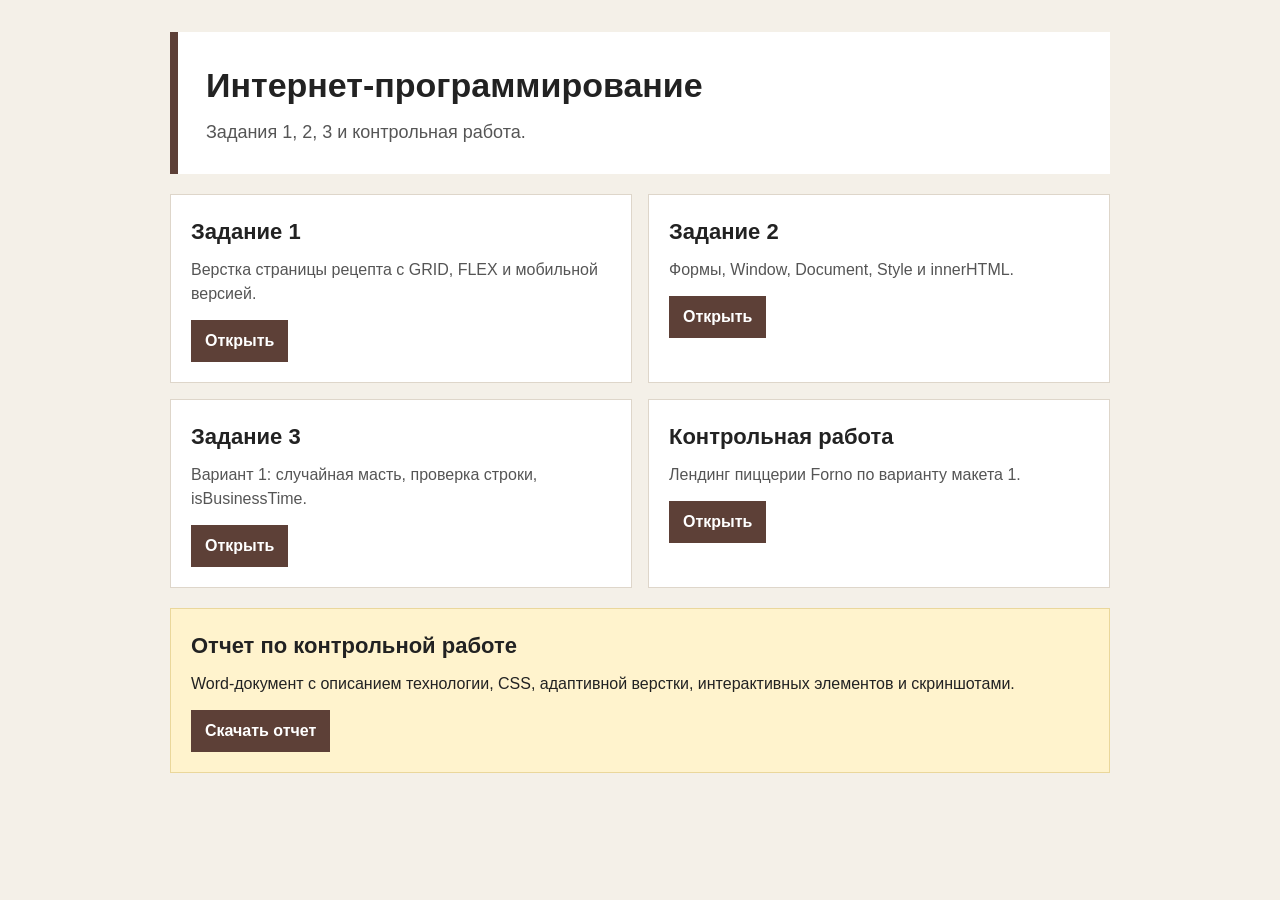
<file: index.html>
<!DOCTYPE html>
<html lang="ru">
<head>
  <meta charset="UTF-8">
  <meta http-equiv="refresh" content="0; url=internet-programming/index.html">
  <title>Интернет-программирование</title>
</head>
<body></body>
</html>
</file>
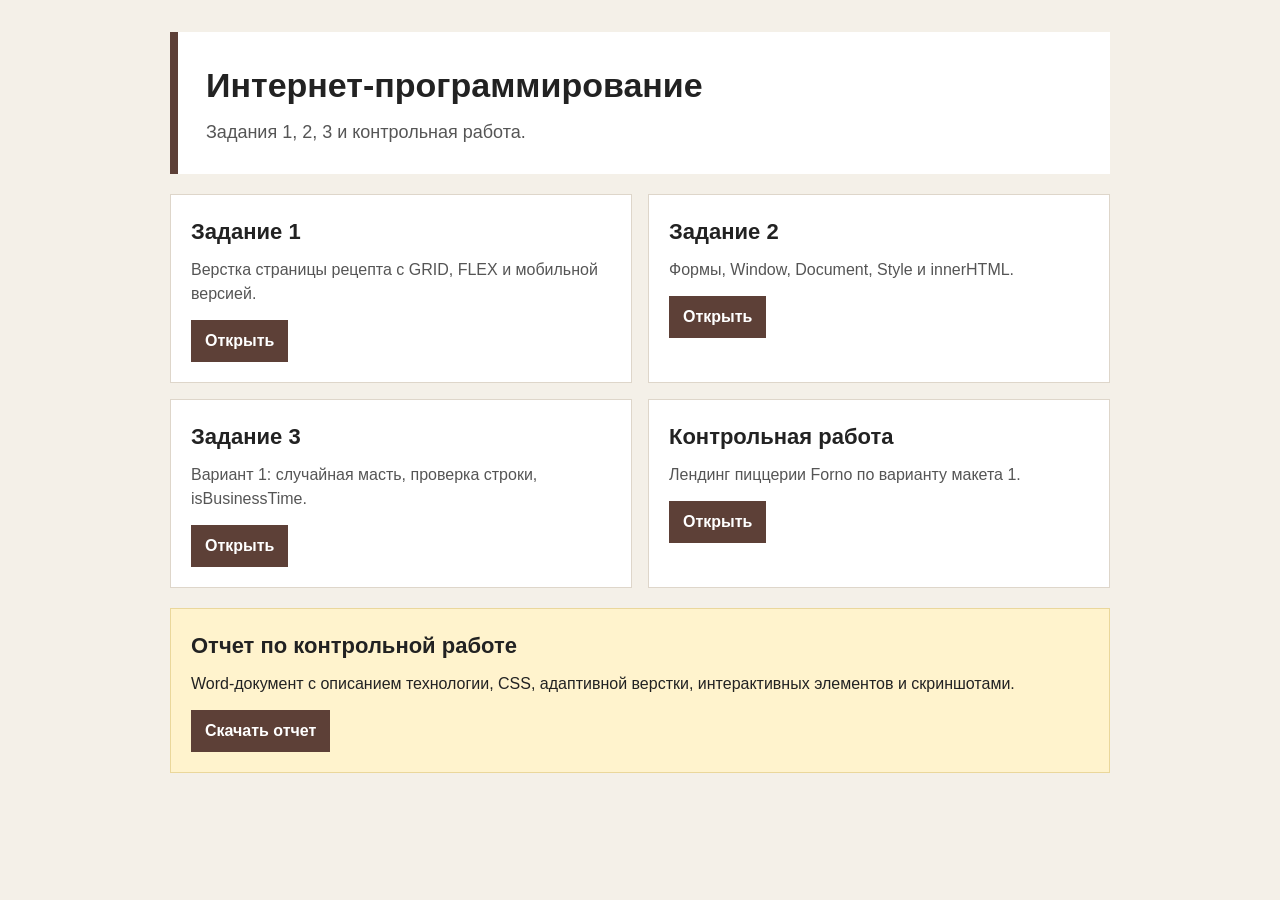
<file: internet-programming/index.html>
<!DOCTYPE html>
<html lang="ru">
<head>
  <meta charset="UTF-8">
  <meta name="viewport" content="width=device-width, initial-scale=1">
  <title>Интернет-программирование</title>
  <style>
    * {
      box-sizing: border-box;
      margin: 0;
      padding: 0;
    }

    body {
      font-family: Arial, sans-serif;
      color: #222;
      background: #f4f0e8;
      line-height: 1.5;
    }

    .page {
      max-width: 980px;
      margin: 0 auto;
      padding: 32px 20px;
    }

    .header {
      background: white;
      padding: 28px;
      margin-bottom: 20px;
      border-left: 8px solid #5d4037;
    }

    .header h1 {
      font-size: 34px;
      margin-bottom: 8px;
    }

    .header p {
      font-size: 18px;
      color: #555;
    }

    .links {
      display: grid;
      grid-template-columns: repeat(2, 1fr);
      gap: 16px;
      margin-bottom: 20px;
    }

    .card {
      background: white;
      padding: 20px;
      border: 1px solid #ded6ca;
    }

    .card h2 {
      font-size: 22px;
      margin-bottom: 10px;
    }

    .card p {
      margin-bottom: 14px;
      color: #555;
    }

    .card a,
    .report a {
      display: inline-block;
      background: #5d4037;
      color: white;
      padding: 9px 14px;
      text-decoration: none;
      font-weight: bold;
    }

    .card a:hover,
    .report a:hover {
      background: #3f2a23;
    }

    .report {
      background: #fff3cd;
      padding: 20px;
      border: 1px solid #ead79b;
    }

    .report h2 {
      font-size: 22px;
      margin-bottom: 10px;
    }

    .report p {
      margin-bottom: 14px;
    }

    @media (max-width: 700px) {
      .links {
        grid-template-columns: 1fr;
      }

      .header h1 {
        font-size: 28px;
      }
    }
  </style>
</head>
<body>

  <main class="page">
    <section class="header">
      <h1>Интернет-программирование</h1>
      <p>Задания 1, 2, 3 и контрольная работа.</p>
    </section>

    <section class="links">
      <div class="card">
        <h2>Задание 1</h2>
        <p>Верстка страницы рецепта с GRID, FLEX и мобильной версией.</p>
        <a href="task%201/index.html">Открыть</a>
      </div>

      <div class="card">
        <h2>Задание 2</h2>
        <p>Формы, Window, Document, Style и innerHTML.</p>
        <a href="task%202/index.html">Открыть</a>
      </div>

      <div class="card">
        <h2>Задание 3</h2>
        <p>Вариант 1: случайная масть, проверка строки, isBusinessTime.</p>
        <a href="task%203/index.html">Открыть</a>
      </div>

      <div class="card">
        <h2>Контрольная работа</h2>
        <p>Лендинг пиццерии Forno по варианту макета 1.</p>
        <a href="cr/index.html">Открыть</a>
      </div>
    </section>

    <section class="report">
      <h2>Отчет по контрольной работе</h2>
      <p>Word-документ с описанием технологии, CSS, адаптивной верстки, интерактивных элементов и скриншотами.</p>
      <a href="cr/%D0%9E%D1%82%D1%87%D0%B5%D1%82%20%D0%BF%D0%BE%20%D0%BA%D0%BE%D0%BD%D1%82%D1%80%D0%BE%D0%BB%D1%8C%D0%BD%D0%BE%D0%B9%20%D1%80%D0%B0%D0%B1%D0%BE%D1%82%D0%B5.docx">Скачать отчет</a>
    </section>
  </main>

</body>
</html>
</file>
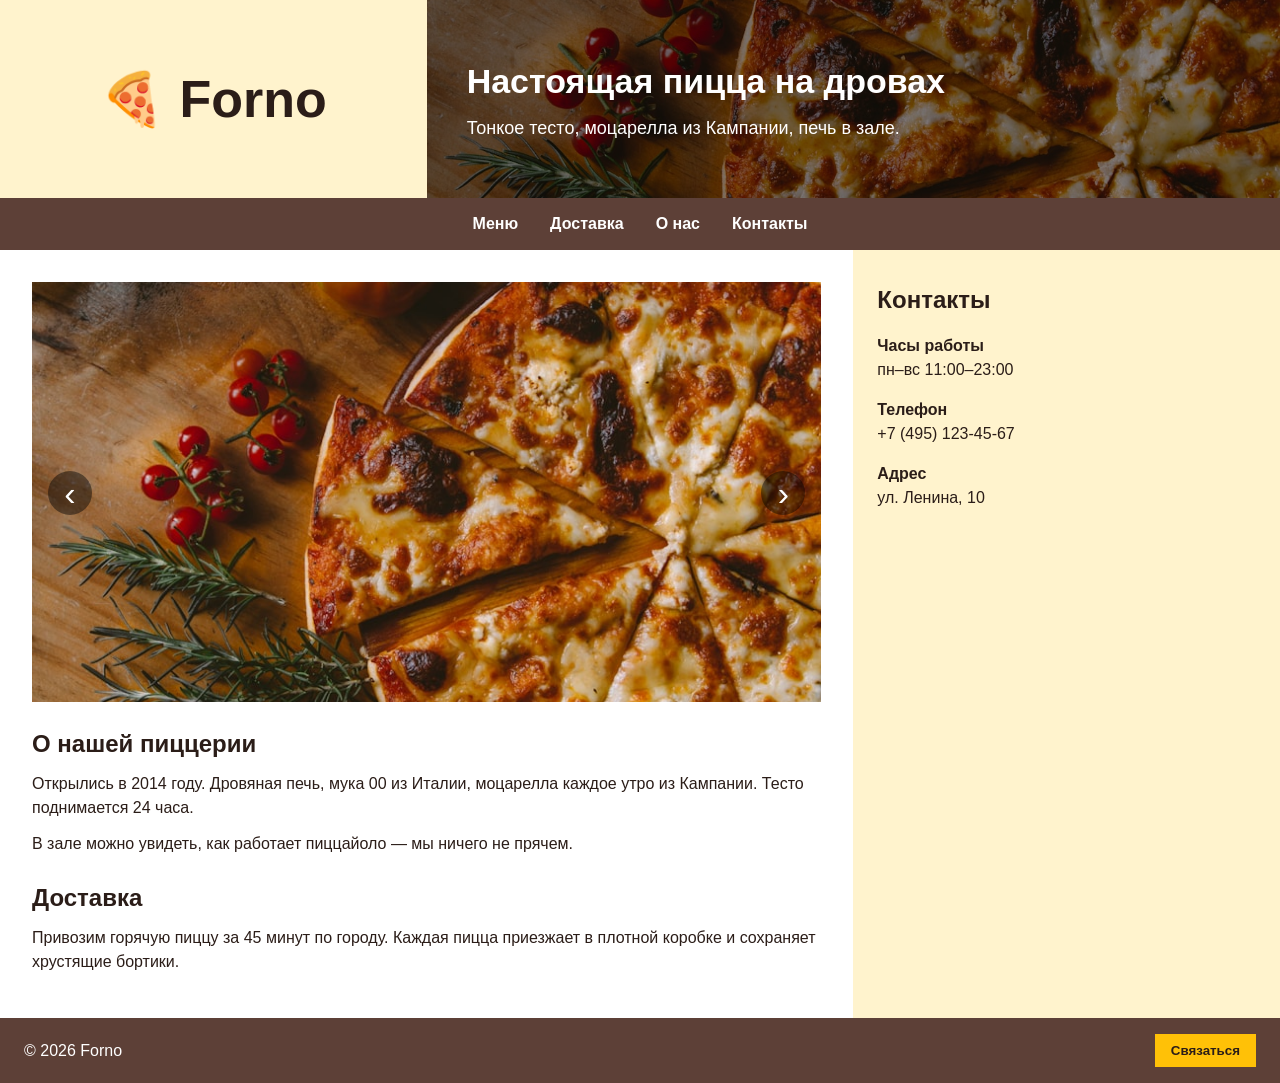
<file: internet-programming/cr/index.html>
<!DOCTYPE html>
<html lang="ru">
<head>
  <meta charset="UTF-8">
  <meta name="viewport" content="width=device-width, initial-scale=1">
  <title>Forno — пицца на дровах</title>
  <link rel="stylesheet" href="css/style.css">
</head>
<body>

  <div class="page">
    <div class="top-row">
      <div class="logo-block">
        <h1>🍕 Forno</h1>
      </div>
      <div class="hero-block">
        <h2>Настоящая пицца на дровах</h2>
        <p>Тонкое тесто, моцарелла из Кампании, печь в зале.</p>
      </div>
    </div>

    <nav class="menu-block">
      <a href="#menu">Меню</a>
      <a href="#delivery">Доставка</a>
      <a href="#about">О нас</a>
      <a href="#contacts">Контакты</a>
    </nav>

    <div class="middle-row">
      <main class="content-block">
        <div id="menu" class="carousel">
          <img id="carouselImage" src="img/pizza-1.jpg" alt="Маргарита">
          <button class="carousel-prev" type="button" onclick="prevSlide()">‹</button>
          <button class="carousel-next" type="button" onclick="nextSlide()">›</button>
        </div>

        <section id="about">
          <h3>О нашей пиццерии</h3>
          <p>Открылись в 2014 году. Дровяная печь, мука 00 из Италии, моцарелла каждое утро из Кампании. Тесто поднимается 24 часа.</p>
          <p>В зале можно увидеть, как работает пиццайоло — мы ничего не прячем.</p>
        </section>

        <section id="delivery">
          <h3>Доставка</h3>
          <p>Привозим горячую пиццу за 45 минут по городу. Каждая пицца приезжает в плотной коробке и сохраняет хрустящие бортики.</p>
        </section>
      </main>

      <aside id="contacts" class="sidebar-block">
        <h3>Контакты</h3>
        <p><strong>Часы работы</strong><br>пн–вс 11:00–23:00</p>
        <p><strong>Телефон</strong><br>+7 (495) 123-45-67</p>
        <p><strong>Адрес</strong><br>ул. Ленина, 10</p>
      </aside>
    </div>

    <footer class="footer-block">
      <span>© 2026 Forno</span>
      <button type="button" onclick="openModal()">Связаться</button>
    </footer>
  </div>

  <div id="contactModal" class="modal">
    <div class="modal-box">
      <div class="modal-header">
        <h3>Связь с нами</h3>
        <button class="close-button" type="button" onclick="closeModal()">×</button>
      </div>
      <form id="contactForm" onsubmit="sendForm(event)">
        <label>Имя
          <input id="name" type="text">
        </label>
        <label>Email
          <input id="email" type="text" placeholder="name@example.ru">
        </label>
        <label>Сообщение
          <textarea id="msg" rows="4"></textarea>
        </label>
        <p id="formError" class="form-error"></p>
        <button type="submit">Отправить</button>
      </form>
    </div>
  </div>

  <script>
    const slides = [
      'img/pizza-1.jpg',
      'img/pizza-2.jpg',
      'img/pizza-3.jpg',
      'img/pizza-4.jpg',
      'img/pizza-5.jpg'
    ];
    let currentSlide = 0;

    function showSlide() {
      document.getElementById('carouselImage').src = slides[currentSlide];
    }

    function nextSlide() {
      currentSlide = currentSlide + 1;
      if (currentSlide >= slides.length) {
        currentSlide = 0;
      }
      showSlide();
    }

    function prevSlide() {
      currentSlide = currentSlide - 1;
      if (currentSlide < 0) {
        currentSlide = slides.length - 1;
      }
      showSlide();
    }

    function openModal() {
      document.getElementById('contactModal').className = 'modal modal-open';
      document.getElementById('formError').textContent = '';
    }

    function closeModal() {
      document.getElementById('contactModal').className = 'modal';
    }

    function sendForm(event) {
      event.preventDefault();
      const name = document.getElementById('name');
      const email = document.getElementById('email');
      const msg = document.getElementById('msg');
      const error = document.getElementById('formError');
      const emailPattern = /^[A-Za-z0-9._-]+@[A-Za-z0-9._-]+\.[A-Za-z]{2,}$/;

      if (name.value.trim() === '') {
        error.textContent = 'Введите имя';
        name.focus();
        return;
      }

      if (!emailPattern.test(email.value.trim())) {
        error.textContent = 'Введите корректный email вида xxx@xxxxx.xx';
        email.focus();
        return;
      }

      if (msg.value.trim() === '') {
        error.textContent = 'Напишите сообщение';
        msg.focus();
        return;
      }

      alert('Спасибо! Мы свяжемся с вами.');
      document.getElementById('contactForm').reset();
      closeModal();
    }
  </script>

</body>
</html>
</file>
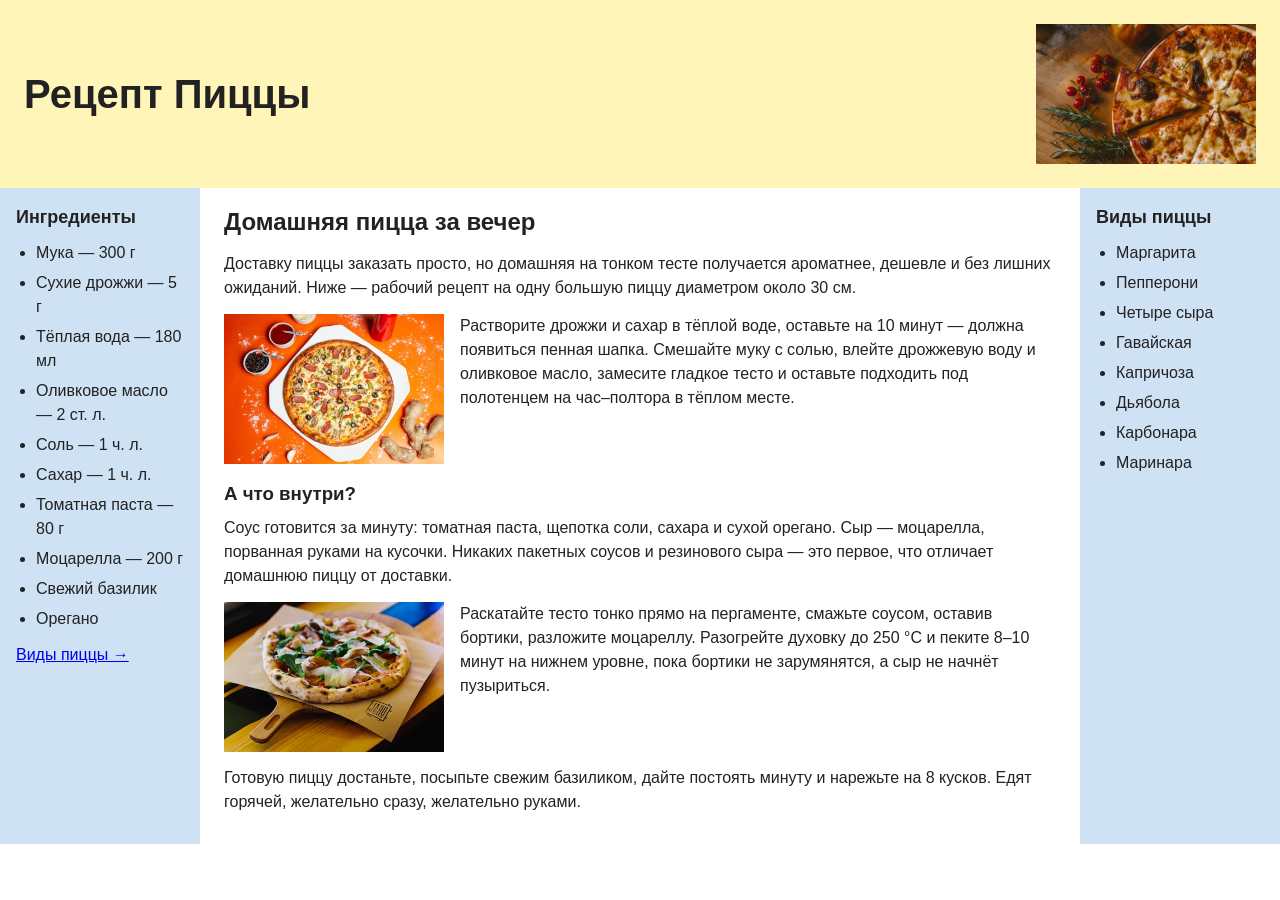
<file: internet-programming/task 1/index.html>
<!DOCTYPE html>
<html lang="ru">
<head>
  <meta charset="UTF-8">
  <meta name="viewport" content="width=device-width, initial-scale=1">
  <title>Рецепт Пиццы</title>
  <link rel="stylesheet" href="css/style.css">
</head>
<body>

  <div class="page">

    <header class="header">
      <h1>Рецепт Пиццы</h1>
      <img class="header-img" src="img/header.jpg" alt="Пицца">
    </header>

    <aside class="sidebar">
      <h2>Ингредиенты</h2>
      <ul>
        <li>Мука — 300 г</li>
        <li>Сухие дрожжи — 5 г</li>
        <li>Тёплая вода — 180 мл</li>
        <li>Оливковое масло — 2 ст. л.</li>
        <li>Соль — 1 ч. л.</li>
        <li>Сахар — 1 ч. л.</li>
        <li>Томатная паста — 80 г</li>
        <li>Моцарелла — 200 г</li>
        <li>Свежий базилик</li>
        <li>Орегано</li>
      </ul>
      <p class="link"><a href="types.html">Виды пиццы →</a></p>
    </aside>

    <main class="article">
      <h2>Домашняя пицца за вечер</h2>

      <p>Доставку пиццы заказать просто, но домашняя на тонком тесте получается ароматнее, дешевле и без лишних ожиданий. Ниже — рабочий рецепт на одну большую пиццу диаметром около 30 см.</p>

      <div class="block">
        <img class="block-img" src="img/pizza-1.jpg" alt="Готовая пицца">
        <p>Растворите дрожжи и сахар в тёплой воде, оставьте на 10 минут — должна появиться пенная шапка. Смешайте муку с солью, влейте дрожжевую воду и оливковое масло, замесите гладкое тесто и оставьте подходить под полотенцем на час–полтора в тёплом месте.</p>
      </div>

      <h3>А что внутри?</h3>
      <p>Соус готовится за минуту: томатная паста, щепотка соли, сахара и сухой орегано. Сыр — моцарелла, порванная руками на кусочки. Никаких пакетных соусов и резинового сыра — это первое, что отличает домашнюю пиццу от доставки.</p>

      <div class="block">
        <img class="block-img" src="img/pizza-2.jpg" alt="Пицца на доске">
        <p>Раскатайте тесто тонко прямо на пергаменте, смажьте соусом, оставив бортики, разложите моцареллу. Разогрейте духовку до 250 °C и пеките 8–10 минут на нижнем уровне, пока бортики не зарумянятся, а сыр не начнёт пузыриться.</p>
      </div>

      <p>Готовую пиццу достаньте, посыпьте свежим базиликом, дайте постоять минуту и нарежьте на 8 кусков. Едят горячей, желательно сразу, желательно руками.</p>
    </main>

    <aside class="sidebar">
      <h2>Виды пиццы</h2>
      <ul>
        <li>Маргарита</li>
        <li>Пепперони</li>
        <li>Четыре сыра</li>
        <li>Гавайская</li>
        <li>Капричоза</li>
        <li>Дьябола</li>
        <li>Карбонара</li>
        <li>Маринара</li>
      </ul>
    </aside>

  </div>

</body>
</html>
</file>
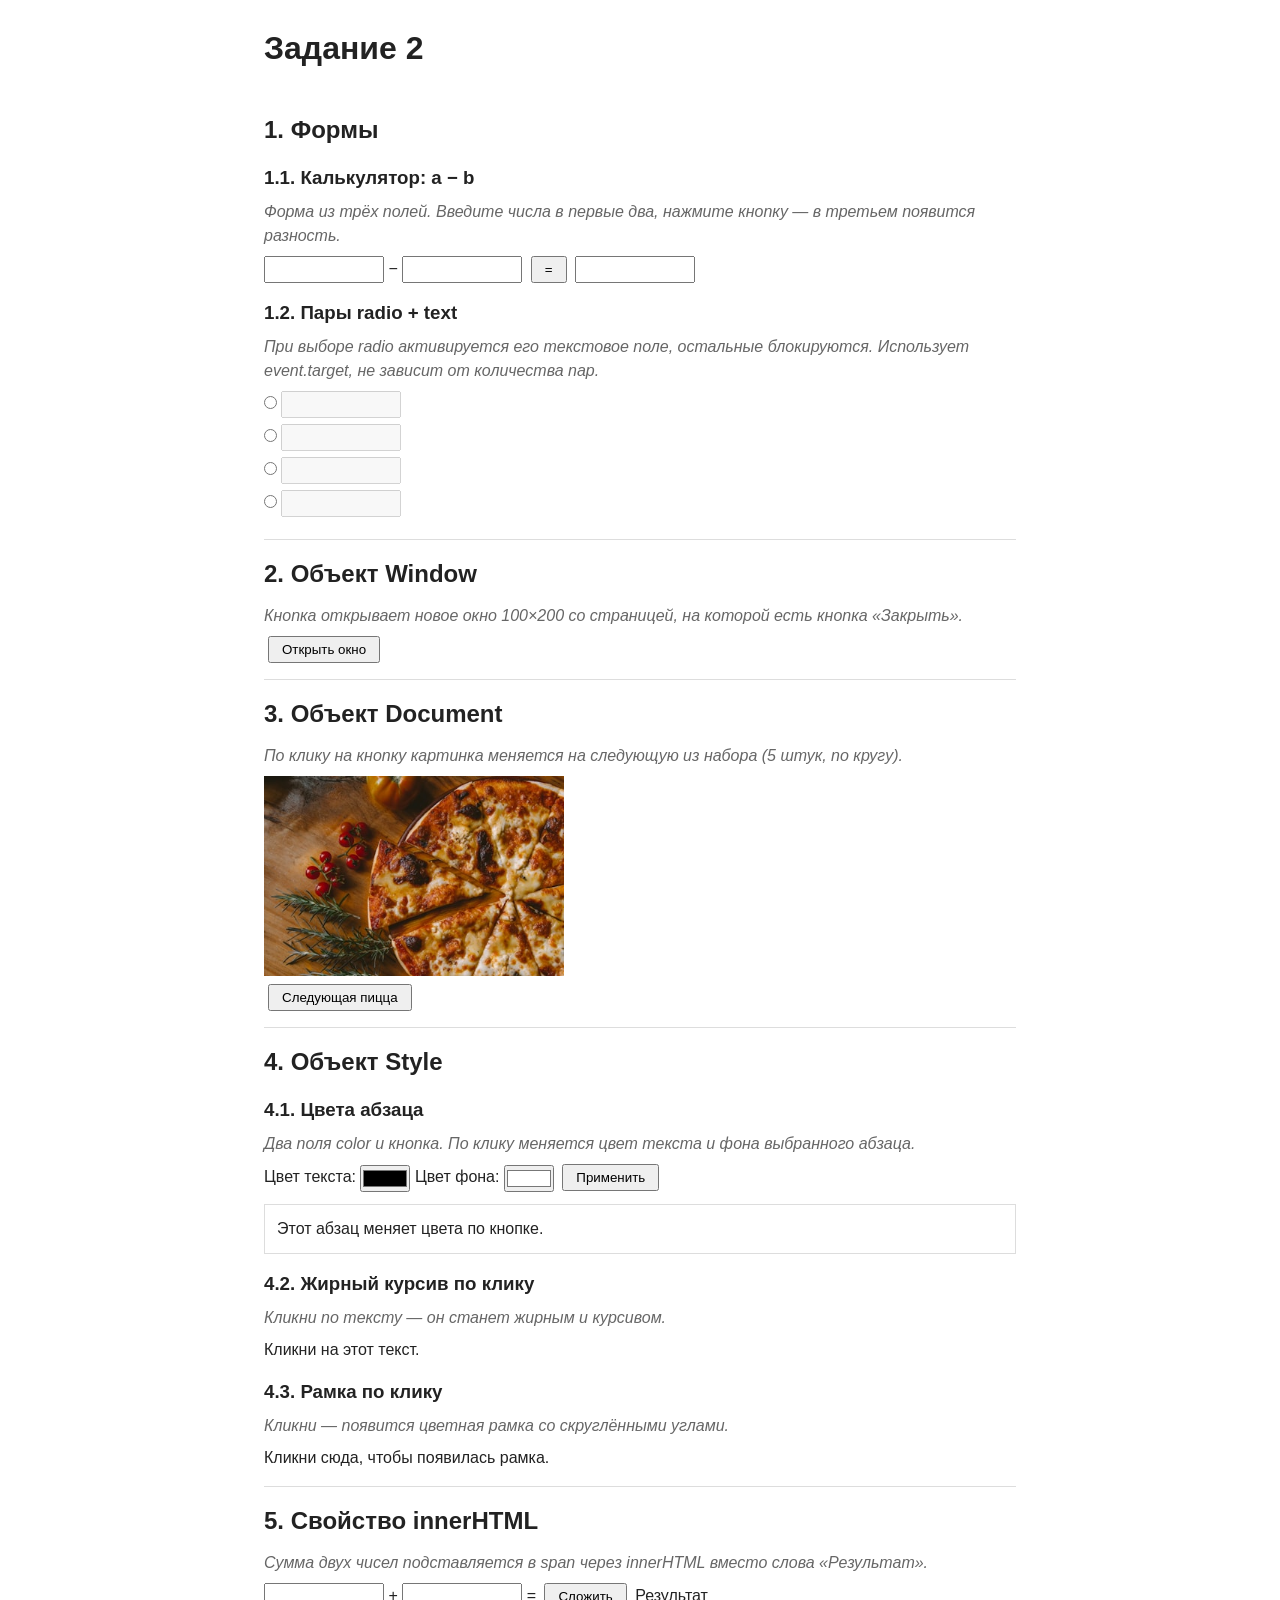
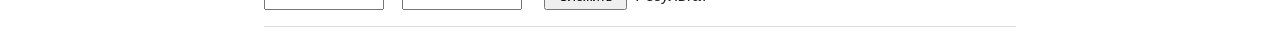
<file: internet-programming/task 2/index.html>
<!DOCTYPE html>
<html lang="ru">
<head>
  <meta charset="UTF-8">
  <meta name="viewport" content="width=device-width, initial-scale=1">
  <title>Задание 2 — Объекты JS</title>
  <link rel="stylesheet" href="css/style.css">
</head>
<body>

  <h1>Задание 2</h1>

  <section>
    <h2>1. Формы</h2>

    <h3>1.1. Калькулятор: a − b</h3>
    <p class="desc">Форма из трёх полей. Введите числа в первые два, нажмите кнопку — в третьем появится разность.</p>
    <form>
      <input id="a" type="text">
      <span>−</span>
      <input id="b" type="text">
      <button type="button" onclick="calculate()">=</button>
      <input id="result" type="text" readonly>
    </form>

    <h3>1.2. Пары radio + text</h3>
    <p class="desc">При выборе radio активируется его текстовое поле, остальные блокируются. Использует event.target, не зависит от количества пар.</p>
    <form id="radioGroup">
      <label><input type="radio" name="g" onchange="toggleRadio(event)"> <input type="text" disabled></label>
      <label><input type="radio" name="g" onchange="toggleRadio(event)"> <input type="text" disabled></label>
      <label><input type="radio" name="g" onchange="toggleRadio(event)"> <input type="text" disabled></label>
      <label><input type="radio" name="g" onchange="toggleRadio(event)"> <input type="text" disabled></label>
    </form>
  </section>

  <section>
    <h2>2. Объект Window</h2>
    <p class="desc">Кнопка открывает новое окно 100×200 со страницей, на которой есть кнопка «Закрыть».</p>
    <button onclick="openWin()">Открыть окно</button>
  </section>

  <section>
    <h2>3. Объект Document</h2>
    <p class="desc">По клику на кнопку картинка меняется на следующую из набора (5 штук, по кругу).</p>
    <img id="pizzaImg" src="img/pizza-1.jpg" alt="Пицца">
    <button onclick="nextPizza()">Следующая пицца</button>
  </section>

  <section>
    <h2>4. Объект Style</h2>

    <h3>4.1. Цвета абзаца</h3>
    <p class="desc">Два поля color и кнопка. По клику меняется цвет текста и фона выбранного абзаца.</p>
    <label>Цвет текста: <input id="textColor" type="color" value="#000000"></label>
    <label>Цвет фона: <input id="bgColor" type="color" value="#ffffff"></label>
    <button onclick="applyColors()">Применить</button>
    <p id="targetPara">Этот абзац меняет цвета по кнопке.</p>

    <h3>4.2. Жирный курсив по клику</h3>
    <p class="desc">Кликни по тексту — он станет жирным и курсивом.</p>
    <p onclick="this.style.fontWeight='bold'; this.style.fontStyle='italic'">Кликни на этот текст.</p>

    <h3>4.3. Рамка по клику</h3>
    <p class="desc">Кликни — появится цветная рамка со скруглёнными углами.</p>
    <p onclick="this.style.border='2px solid #c0392b'; this.style.borderRadius='8px'; this.style.padding='8px'">Кликни сюда, чтобы появилась рамка.</p>
  </section>

  <section>
    <h2>5. Свойство innerHTML</h2>
    <p class="desc">Сумма двух чисел подставляется в span через innerHTML вместо слова «Результат».</p>
    <input id="x" type="text"> +
    <input id="y" type="text"> =
    <button onclick="sumInner()">Сложить</button>
    <span id="resSpan">Результат</span>
  </section>

  <script>
    function calculate() {
      const a = Number(document.getElementById('a').value);
      const b = Number(document.getElementById('b').value);
      document.getElementById('result').value = a - b;
    }

    function toggleRadio(event) {
      const group = document.getElementById('radioGroup');
      group.querySelectorAll('input[type="text"]').forEach(t => t.disabled = true);
      event.target.parentElement.querySelector('input[type="text"]').disabled = false;
    }

    function openWin() {
      window.open('popup.html', '_blank', 'width=100,height=200');
    }

    const pizzas = [
      'img/pizza-1.jpg',
      'img/pizza-2.jpg',
      'img/pizza-3.jpg',
      'img/pizza-4.jpg',
      'img/pizza-5.jpg'
    ];
    let pizzaIdx = 0;
    function nextPizza() {
      pizzaIdx = (pizzaIdx + 1) % pizzas.length;
      document.getElementById('pizzaImg').src = pizzas[pizzaIdx];
    }

    function applyColors() {
      const p = document.getElementById('targetPara');
      p.style.color = document.getElementById('textColor').value;
      p.style.backgroundColor = document.getElementById('bgColor').value;
    }

    function sumInner() {
      const x = Number(document.getElementById('x').value);
      const y = Number(document.getElementById('y').value);
      document.getElementById('resSpan').innerHTML = x + y;
    }
  </script>

</body>
</html>
</file>
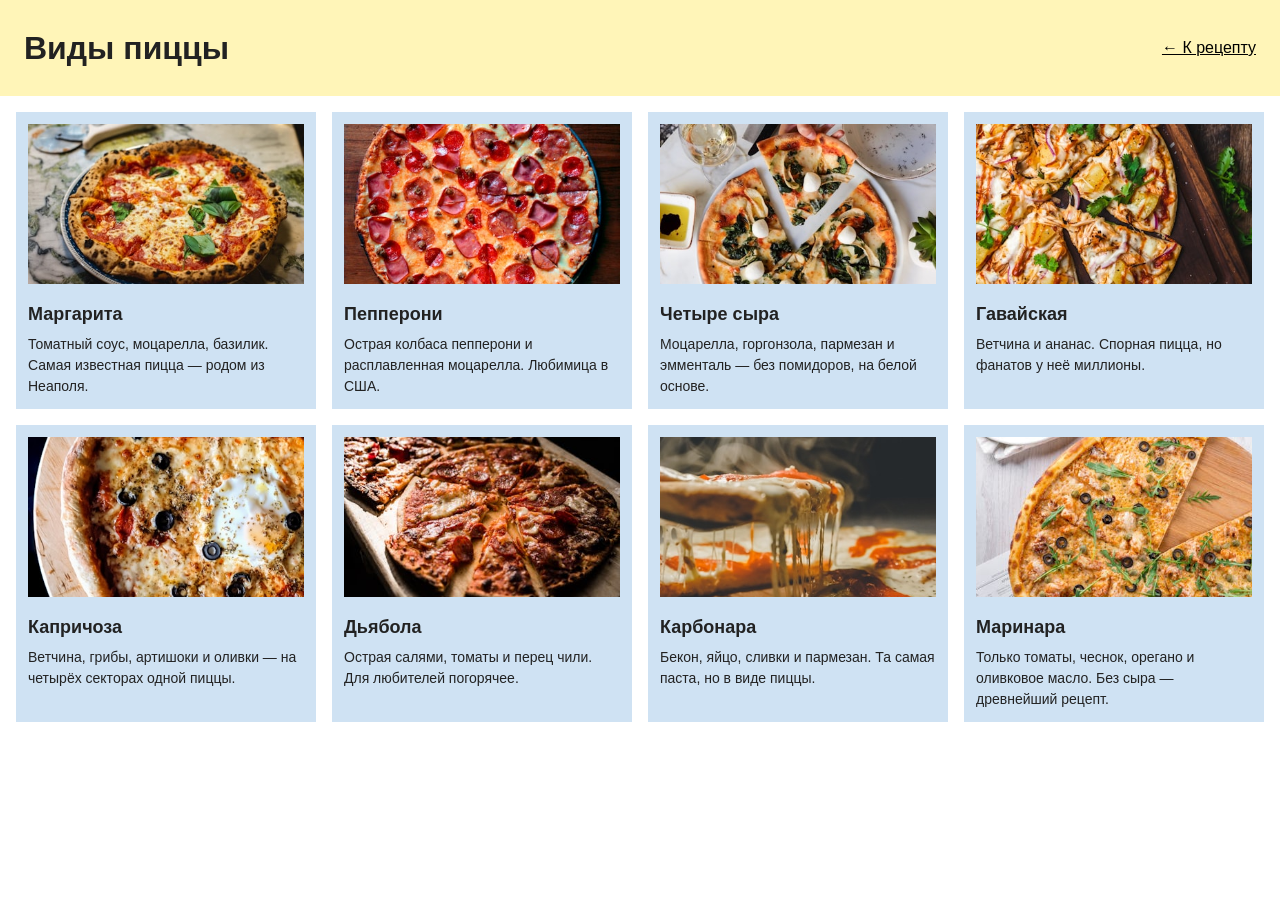
<file: internet-programming/task 1/types.html>
<!DOCTYPE html>
<html lang="ru">
<head>
  <meta charset="UTF-8">
  <meta name="viewport" content="width=device-width, initial-scale=1">
  <title>Виды пиццы</title>
  <link rel="stylesheet" href="css/types.css">
</head>
<body>

  <header class="header">
    <h1>Виды пиццы</h1>
    <a class="back" href="index.html">← К рецепту</a>
  </header>

  <main class="cards">

    <div class="card">
      <img src="img/margherita.jpg" alt="Маргарита">
      <h2>Маргарита</h2>
      <p>Томатный соус, моцарелла, базилик. Самая известная пицца — родом из Неаполя.</p>
    </div>

    <div class="card">
      <img src="img/pepperoni.jpg" alt="Пепперони">
      <h2>Пепперони</h2>
      <p>Острая колбаса пепперони и расплавленная моцарелла. Любимица в США.</p>
    </div>

    <div class="card">
      <img src="img/four-cheese.jpg" alt="Четыре сыра">
      <h2>Четыре сыра</h2>
      <p>Моцарелла, горгонзола, пармезан и эмменталь — без помидоров, на белой основе.</p>
    </div>

    <div class="card">
      <img src="img/hawaiian.jpg" alt="Гавайская">
      <h2>Гавайская</h2>
      <p>Ветчина и ананас. Спорная пицца, но фанатов у неё миллионы.</p>
    </div>

    <div class="card">
      <img src="img/capricciosa.jpg" alt="Капричоза">
      <h2>Капричоза</h2>
      <p>Ветчина, грибы, артишоки и оливки — на четырёх секторах одной пиццы.</p>
    </div>

    <div class="card">
      <img src="img/diavola.jpg" alt="Дьябола">
      <h2>Дьябола</h2>
      <p>Острая салями, томаты и перец чили. Для любителей погорячее.</p>
    </div>

    <div class="card">
      <img src="img/carbonara.jpg" alt="Карбонара">
      <h2>Карбонара</h2>
      <p>Бекон, яйцо, сливки и пармезан. Та самая паста, но в виде пиццы.</p>
    </div>

    <div class="card">
      <img src="img/marinara.jpg" alt="Маринара">
      <h2>Маринара</h2>
      <p>Только томаты, чеснок, орегано и оливковое масло. Без сыра — древнейший рецепт.</p>
    </div>

  </main>

</body>
</html>
</file>
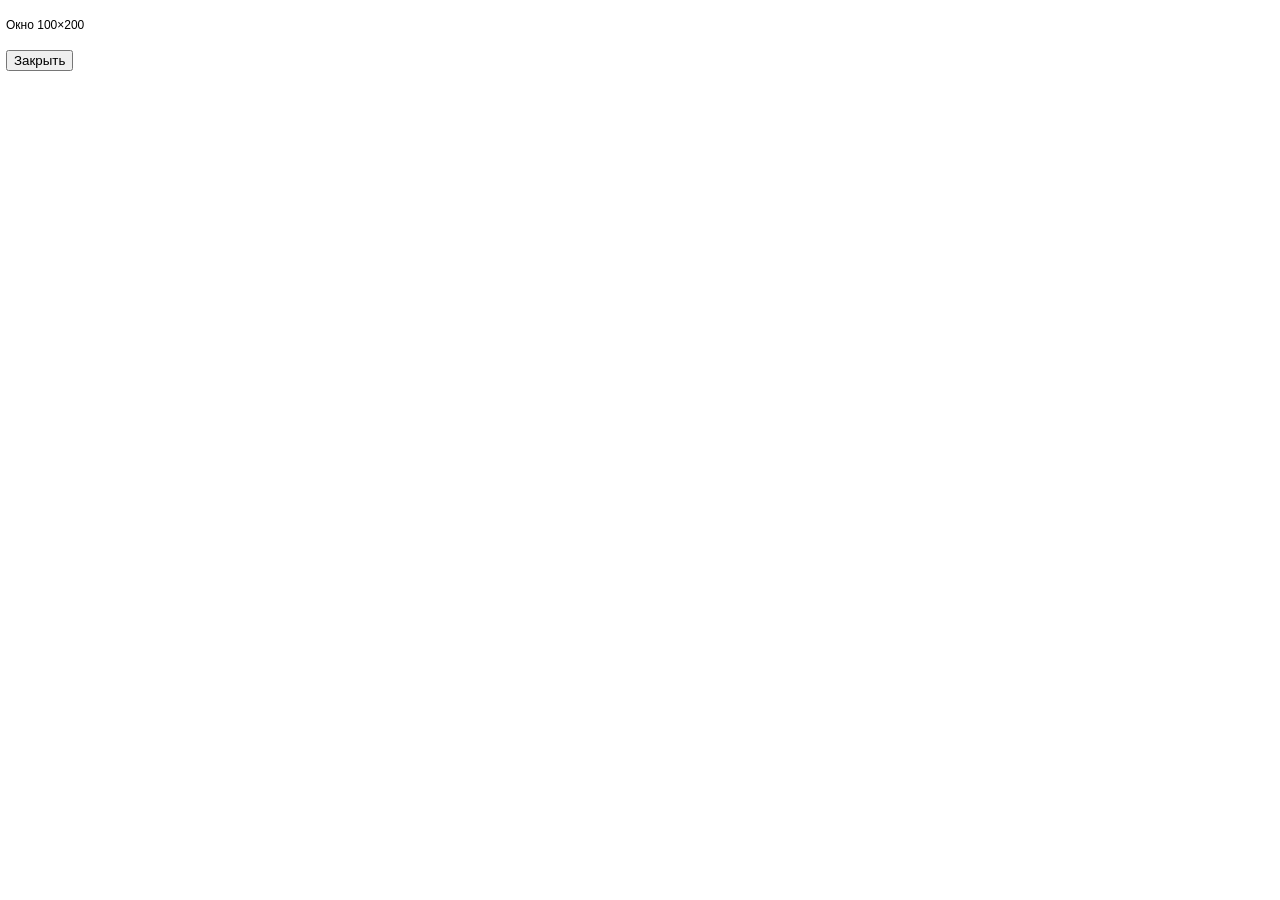
<file: internet-programming/task 2/popup.html>
<!DOCTYPE html>
<html lang="ru">
<head>
  <meta charset="UTF-8">
  <title>Окно</title>
  <style>
    body { font-family: Arial, sans-serif; padding: 6px; font-size: 12px; margin: 0; }
    button { margin-top: 6px; }
  </style>
</head>
<body>
  <p>Окно 100×200</p>
  <button onclick="window.close()">Закрыть</button>
</body>
</html>
</file>
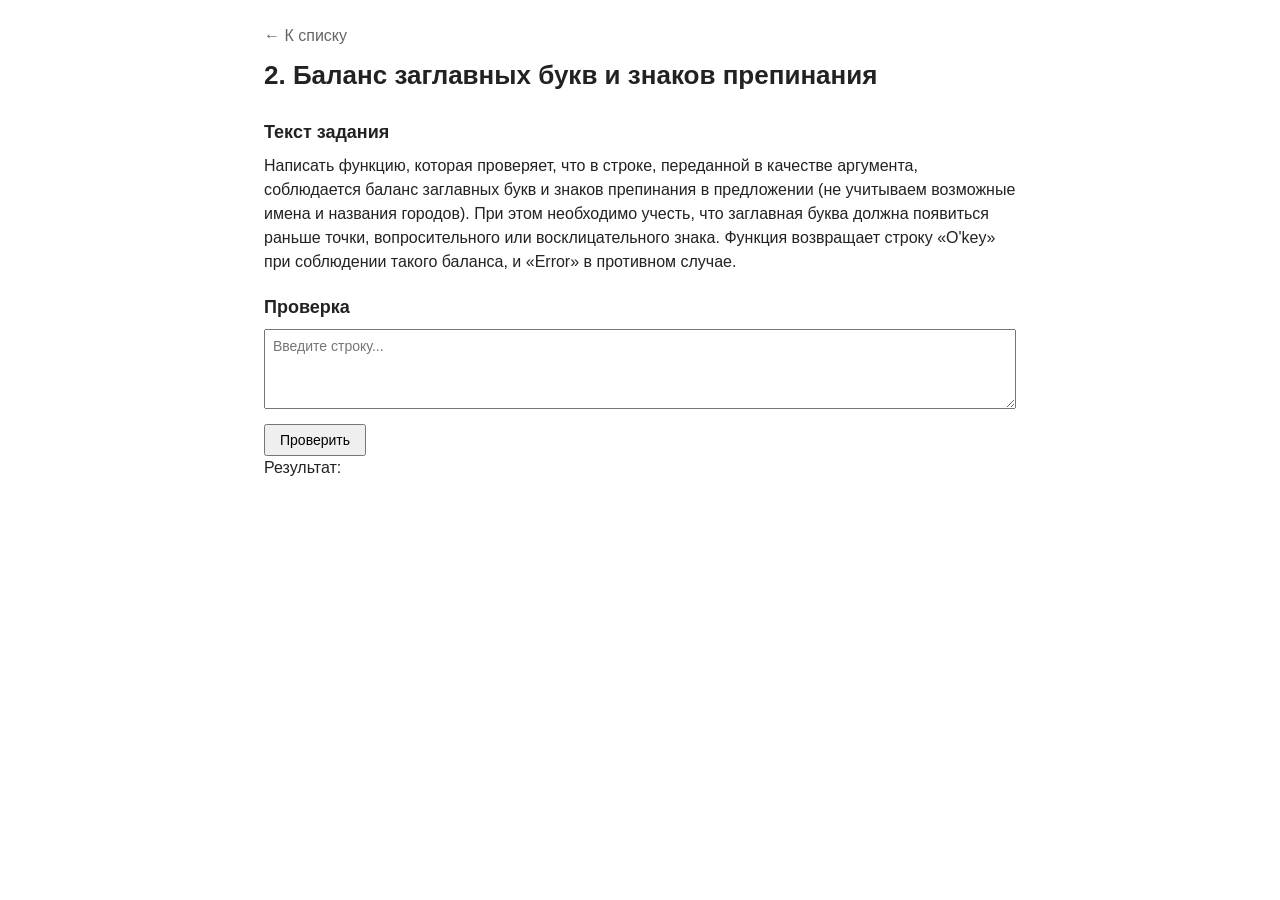
<file: internet-programming/task 3/balance.html>
<!DOCTYPE html>
<html lang="ru">
<head>
  <meta charset="UTF-8">
  <meta name="viewport" content="width=device-width, initial-scale=1">
  <title>Подзадача 2 — Баланс</title>
  <link rel="stylesheet" href="css/style.css">
</head>
<body>

  <header>
    <a href="index.html">← К списку</a>
    <h1>2. Баланс заглавных букв и знаков препинания</h1>
  </header>

  <section>
    <h2>Текст задания</h2>
    <p>Написать функцию, которая проверяет, что в строке, переданной в качестве аргумента, соблюдается баланс заглавных букв и знаков препинания в предложении (не учитываем возможные имена и названия городов). При этом необходимо учесть, что заглавная буква должна появиться раньше точки, вопросительного или восклицательного знака. Функция возвращает строку «O'key» при соблюдении такого баланса, и «Error» в противном случае.</p>
  </section>

  <section>
    <h2>Проверка</h2>
    <textarea id="input" placeholder="Введите строку..."></textarea>
    <button onclick="check()">Проверить</button>
    <p>Результат: <strong id="result"></strong></p>
  </section>

  <script>
    function checkBalance(str) {
      let counter = 0;
      let hasUpper = false;
      for (const ch of str) {
        if (ch !== ch.toLowerCase() && ch === ch.toUpperCase()) {
          counter++;
          hasUpper = true;
        } else if (ch === '.' || ch === '?' || ch === '!') {
          counter--;
          if (counter < 0) return "Error";
        }
      }
      return counter === 0 && hasUpper ? "O'key" : "Error";
    }

    function check() {
      const str = document.getElementById('input').value;
      document.getElementById('result').textContent = checkBalance(str);
    }
  </script>

</body>
</html>
</file>
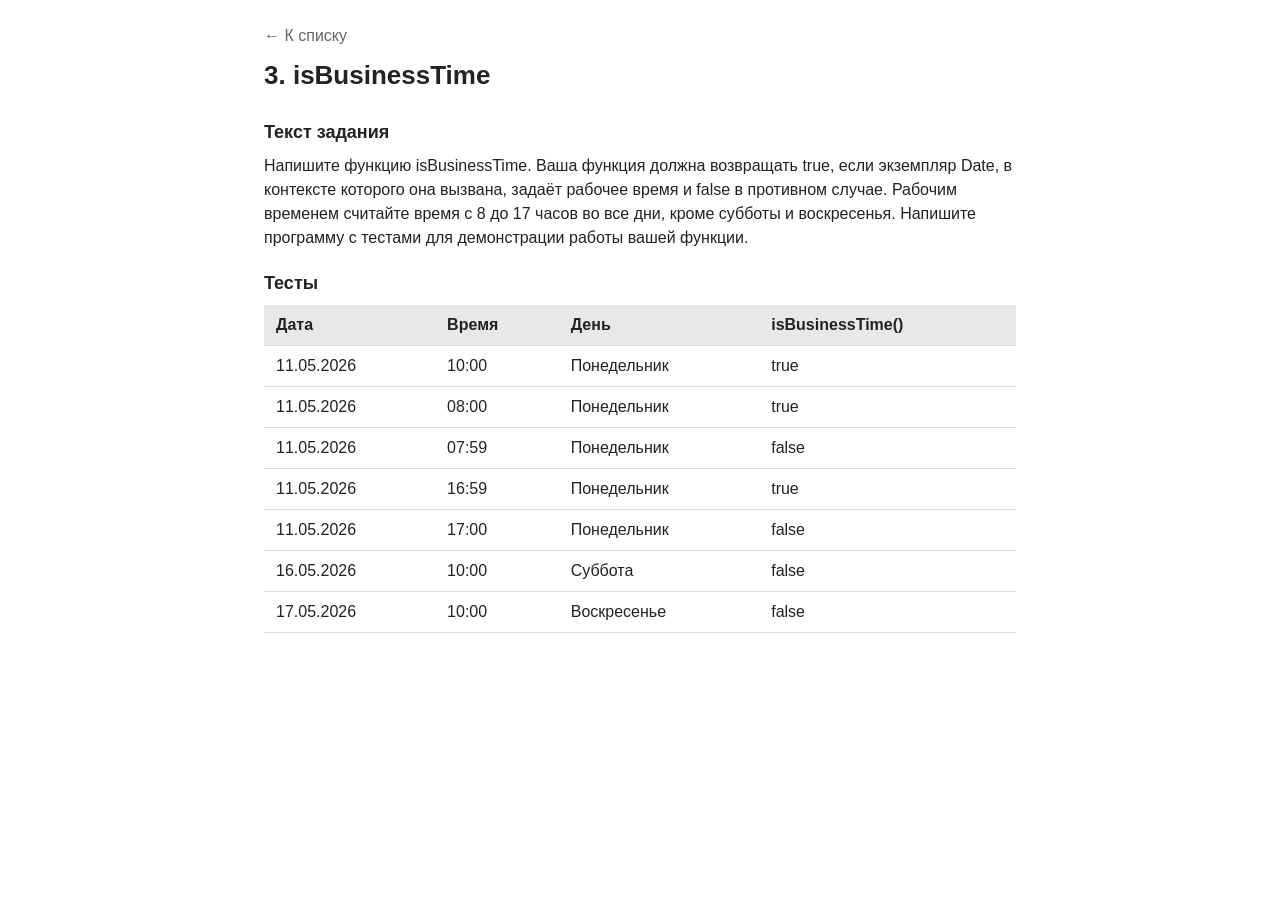
<file: internet-programming/task 3/businesstime.html>
<!DOCTYPE html>
<html lang="ru">
<head>
  <meta charset="UTF-8">
  <meta name="viewport" content="width=device-width, initial-scale=1">
  <title>Подзадача 3 — isBusinessTime</title>
  <link rel="stylesheet" href="css/style.css">
</head>
<body>

  <header>
    <a href="index.html">← К списку</a>
    <h1>3. isBusinessTime</h1>
  </header>

  <section>
    <h2>Текст задания</h2>
    <p>Напишите функцию isBusinessTime. Ваша функция должна возвращать true, если экземпляр Date, в контексте которого она вызвана, задаёт рабочее время и false в противном случае. Рабочим временем считайте время с 8 до 17 часов во все дни, кроме субботы и воскресенья. Напишите программу с тестами для демонстрации работы вашей функции.</p>
  </section>

  <section>
    <h2>Тесты</h2>
    <table>
      <tr>
        <th>Дата</th>
        <th>Время</th>
        <th>День</th>
        <th>isBusinessTime()</th>
      </tr>
      <tr><td>11.05.2026</td><td>10:00</td><td>Понедельник</td><td id="r1"></td></tr>
      <tr><td>11.05.2026</td><td>08:00</td><td>Понедельник</td><td id="r2"></td></tr>
      <tr><td>11.05.2026</td><td>07:59</td><td>Понедельник</td><td id="r3"></td></tr>
      <tr><td>11.05.2026</td><td>16:59</td><td>Понедельник</td><td id="r4"></td></tr>
      <tr><td>11.05.2026</td><td>17:00</td><td>Понедельник</td><td id="r5"></td></tr>
      <tr><td>16.05.2026</td><td>10:00</td><td>Суббота</td><td id="r6"></td></tr>
      <tr><td>17.05.2026</td><td>10:00</td><td>Воскресенье</td><td id="r7"></td></tr>
    </table>
  </section>

  <script>
    Date.prototype.isBusinessTime = function () {
      const day = this.getDay();
      const hour = this.getHours();
      return day !== 0 && day !== 6 && hour >= 8 && hour < 17;
    };

    document.getElementById('r1').textContent = new Date(2026, 4, 11, 10, 0).isBusinessTime();
    document.getElementById('r2').textContent = new Date(2026, 4, 11, 8, 0).isBusinessTime();
    document.getElementById('r3').textContent = new Date(2026, 4, 11, 7, 59).isBusinessTime();
    document.getElementById('r4').textContent = new Date(2026, 4, 11, 16, 59).isBusinessTime();
    document.getElementById('r5').textContent = new Date(2026, 4, 11, 17, 0).isBusinessTime();
    document.getElementById('r6').textContent = new Date(2026, 4, 16, 10, 0).isBusinessTime();
    document.getElementById('r7').textContent = new Date(2026, 4, 17, 10, 0).isBusinessTime();
  </script>

</body>
</html>
</file>
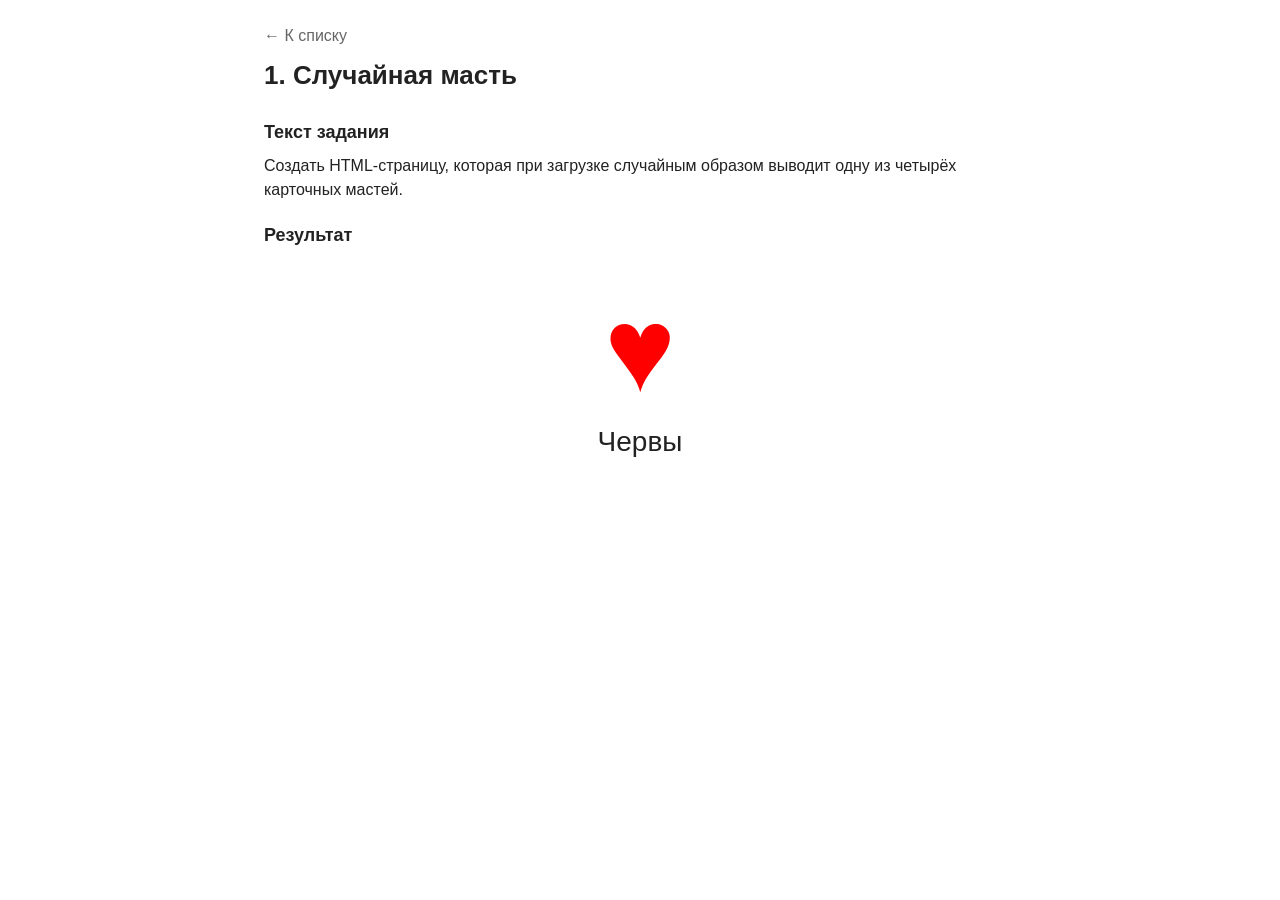
<file: internet-programming/task 3/suit.html>
<!DOCTYPE html>
<html lang="ru">
<head>
  <meta charset="UTF-8">
  <meta name="viewport" content="width=device-width, initial-scale=1">
  <title>Подзадача 1 — Случайная масть</title>
  <link rel="stylesheet" href="css/style.css">
</head>
<body>

  <header>
    <a href="index.html">← К списку</a>
    <h1>1. Случайная масть</h1>
  </header>

  <section>
    <h2>Текст задания</h2>
    <p>Создать HTML-страницу, которая при загрузке случайным образом выводит одну из четырёх карточных мастей.</p>
  </section>

  <section>
    <h2>Результат</h2>
    <div class="suit-display">
      <div id="suit-symbol" class="suit-symbol"></div>
      <div id="suit-name" class="suit-name"></div>
    </div>
  </section>

  <script>
    const symbols = ['♠', '♥', '♦', '♣'];
    const names = ['Пики', 'Червы', 'Бубны', 'Трефы'];
    const colors = ['black', 'red', 'red', 'black'];
    const n = Math.floor(Math.random() * 4);
    const sym = document.getElementById('suit-symbol');
    sym.textContent = symbols[n];
    sym.style.color = colors[n];
    document.getElementById('suit-name').textContent = names[n];
  </script>

</body>
</html>
</file>
<file: internet-programming/cr/css/style.css>
* {
  box-sizing: border-box;
  margin: 0;
  padding: 0;
}

body {
  font-family: Arial, sans-serif;
  color: #2b1d18;
  background: #fffaf2;
  line-height: 1.5;
}

.page {
  width: 100%;
}

.top-row {
  display: grid;
  grid-template-columns: 1fr 2fr;
}

.logo-block {
  background: #fff3cd;
  padding: 24px;
  display: flex;
  align-items: center;
  justify-content: center;
}

.logo-block h1 {
  font-size: 52px;
}

.hero-block {
  background-image: linear-gradient(rgba(0,0,0,0.45), rgba(0,0,0,0.45)), url('../img/hero.jpg');
  background-size: cover;
  background-position: center;
  color: white;
  padding: 56px 40px;
}

.hero-block h2 {
  font-size: 34px;
  margin-bottom: 8px;
}

.hero-block p {
  font-size: 18px;
}

.menu-block {
  background: #5d4037;
  padding: 14px 24px;
  display: flex;
  gap: 32px;
  justify-content: center;
}

.menu-block a {
  color: white;
  text-decoration: none;
  font-weight: bold;
  transition: 0.2s;
}

.menu-block a:hover {
  color: #ffc107;
  transform: scale(1.1);
}

.middle-row {
  display: grid;
  grid-template-columns: 2fr 1fr;
}

.content-block {
  background: white;
  padding: 32px;
}

.content-block h3 {
  font-size: 24px;
  margin: 24px 0 10px;
}

.content-block p {
  margin-bottom: 12px;
}

.carousel {
  position: relative;
  overflow: hidden;
  margin-bottom: 18px;
  background: #f2efe9;
}

.carousel img {
  width: 100%;
  height: 420px;
  display: block;
  object-fit: cover;
  transition: 0.3s;
}

.carousel:hover img {
  opacity: 0.9;
}

.carousel-prev,
.carousel-next {
  position: absolute;
  top: 45%;
  width: 44px;
  height: 44px;
  border: 0;
  border-radius: 50%;
  color: white;
  background: rgba(0,0,0,0.45);
  font-size: 34px;
  line-height: 1;
  cursor: pointer;
}

.carousel-prev {
  left: 16px;
}

.carousel-next {
  right: 16px;
}

.carousel-prev:hover,
.carousel-next:hover {
  background: rgba(0,0,0,0.7);
}

.sidebar-block {
  background: #fff3cd;
  padding: 32px 24px;
}

.sidebar-block h3 {
  font-size: 24px;
  margin-bottom: 16px;
}

.sidebar-block p {
  margin-bottom: 16px;
}

.footer-block {
  background: #5d4037;
  color: white;
  padding: 16px 24px;
  display: flex;
  align-items: center;
  justify-content: space-between;
}

.footer-block button,
.modal-box button {
  border: 0;
  background: #ffc107;
  color: #2b1d18;
  padding: 9px 16px;
  font-weight: bold;
  cursor: pointer;
  transition: 0.2s;
}

.footer-block button:hover,
.modal-box button:hover {
  transform: translateY(-2px);
  box-shadow: 0 4px 8px rgba(0,0,0,0.25);
}

.modal {
  display: none;
  position: fixed;
  left: 0;
  top: 0;
  width: 100%;
  height: 100%;
  background: rgba(0,0,0,0.55);
  align-items: center;
  justify-content: center;
  padding: 20px;
}

.modal-open {
  display: flex;
}

.modal-box {
  width: 100%;
  max-width: 460px;
  background: white;
  padding: 24px;
}

.modal-header {
  display: flex;
  align-items: center;
  justify-content: space-between;
  margin-bottom: 16px;
}

.modal-header h3 {
  font-size: 22px;
}

.close-button {
  width: 36px;
  height: 36px;
  padding: 0;
  font-size: 24px;
}

.modal-box label {
  display: block;
  margin-bottom: 12px;
  font-weight: bold;
}

.modal-box input,
.modal-box textarea {
  width: 100%;
  margin-top: 4px;
  padding: 8px;
  border: 1px solid #b8aaa3;
  font-family: inherit;
  font-size: 15px;
}

.form-error {
  min-height: 22px;
  margin-bottom: 8px;
  color: #b00020;
  font-weight: bold;
}

@media (max-width: 1024px) {
  .hero-block {
    padding: 40px 28px;
  }

  .hero-block h2 {
    font-size: 28px;
  }

  .content-block,
  .sidebar-block {
    padding: 24px;
  }

  .carousel img {
    height: 330px;
  }
}

@media (max-width: 768px) {
  .top-row,
  .middle-row {
    grid-template-columns: 1fr;
  }

  .logo-block {
    padding: 18px;
  }

  .logo-block h1 {
    font-size: 40px;
  }

  .hero-block {
    padding: 32px 20px;
  }

  .hero-block h2 {
    font-size: 24px;
  }

  .menu-block {
    flex-direction: column;
    gap: 8px;
    align-items: center;
  }

  .carousel img {
    height: 250px;
  }

  .footer-block {
    flex-direction: column;
    gap: 12px;
    text-align: center;
  }
}
</file>
<file: internet-programming/task 1/css/style.css>
* {
  box-sizing: border-box;
  margin: 0;
  padding: 0;
}

body {
  font-family: Arial, sans-serif;
  color: #222;
  background: #fff;
  line-height: 1.5;
}

.page {
  display: grid;
  grid-template-columns: 200px 1fr 200px;
}

.header {
  grid-column: 1 / -1;
  background: #fff5b8;
  padding: 24px;
  display: flex;
  justify-content: space-between;
  align-items: center;
}

.header h1 {
  font-size: 40px;
}

.header-img {
  width: 220px;
  height: 140px;
  object-fit: cover;
}

.sidebar {
  background: #cfe2f3;
  padding: 16px;
}

.sidebar h2 {
  font-size: 18px;
  margin-bottom: 10px;
}

.sidebar ul {
  padding-left: 20px;
}

.sidebar li {
  margin-bottom: 6px;
}

.link {
  margin-top: 12px;
}

.article {
  padding: 16px 24px;
}

.article h2 {
  margin-bottom: 12px;
}

.article h3 {
  margin: 16px 0 8px;
}

.article p {
  margin-bottom: 14px;
}

.block {
  display: flex;
  gap: 16px;
  align-items: flex-start;
  margin-bottom: 14px;
}

.block-img {
  width: 220px;
  height: 150px;
  object-fit: cover;
}

@media (max-width: 768px) {
  .page {
    grid-template-columns: 1fr;
  }

  .header {
    flex-direction: column;
    text-align: center;
    gap: 16px;
  }

  .header-img {
    width: 100%;
    height: auto;
  }

  .block {
    flex-direction: column;
  }

  .block-img {
    width: 100%;
    height: auto;
  }
}
</file>
<file: internet-programming/task 2/css/style.css>
* {
  box-sizing: border-box;
  margin: 0;
  padding: 0;
}

body {
  font-family: Arial, sans-serif;
  color: #222;
  background: #fff;
  line-height: 1.5;
  max-width: 800px;
  margin: 0 auto;
  padding: 24px;
}

h1 {
  margin-bottom: 24px;
}

section {
  border-bottom: 1px solid #ddd;
  padding: 16px 0;
}

h2 {
  margin-bottom: 12px;
}

h3 {
  margin: 16px 0 8px;
}

.desc {
  font-style: italic;
  color: #666;
  margin-bottom: 8px;
}

input[type="text"] {
  padding: 4px 8px;
  width: 120px;
}

input[type="color"] {
  vertical-align: middle;
}

button {
  padding: 4px 12px;
  margin: 0 4px;
  cursor: pointer;
}

#pizzaImg {
  width: 300px;
  height: auto;
  display: block;
  margin-bottom: 8px;
}

#radioGroup label {
  display: block;
  margin-bottom: 6px;
}

#targetPara {
  padding: 12px;
  margin-top: 12px;
  border: 1px solid #ddd;
}
</file>
<file: internet-programming/task 1/css/types.css>
* {
  box-sizing: border-box;
  margin: 0;
  padding: 0;
}

body {
  font-family: Arial, sans-serif;
  color: #222;
  background: #fff;
  line-height: 1.5;
}

.header {
  background: #fff5b8;
  padding: 24px;
  display: flex;
  justify-content: space-between;
  align-items: center;
}

.header h1 {
  font-size: 32px;
}

.back {
  color: #000;
}

.cards {
  display: grid;
  grid-template-columns: repeat(4, 1fr);
  gap: 16px;
  padding: 16px;
}

.card {
  background: #cfe2f3;
  padding: 12px;
}

.card img {
  width: 100%;
  height: 160px;
  object-fit: cover;
  margin-bottom: 10px;
}

.card h2 {
  font-size: 18px;
  margin-bottom: 6px;
}

.card p {
  font-size: 14px;
}

@media (max-width: 1024px) {
  .cards {
    grid-template-columns: repeat(2, 1fr);
  }
}

@media (max-width: 600px) {
  .cards {
    grid-template-columns: 1fr;
  }

  .header {
    flex-direction: column;
    gap: 8px;
    text-align: center;
  }
}
</file>
<file: internet-programming/task 3/css/style.css>
* {
  box-sizing: border-box;
  margin: 0;
  padding: 0;
}

body {
  font-family: Arial, sans-serif;
  color: #222;
  background: #fff;
  line-height: 1.5;
  max-width: 800px;
  margin: 0 auto;
  padding: 24px;
}

header {
  margin-bottom: 24px;
}

header a {
  display: inline-block;
  margin-bottom: 8px;
  color: #666;
  text-decoration: none;
}

h1 {
  font-size: 26px;
}

h2 {
  font-size: 18px;
  margin-bottom: 8px;
}

h3 {
  font-size: 16px;
  margin: 16px 0 8px;
}

section {
  margin-bottom: 20px;
}

nav ul {
  list-style: none;
}

nav li {
  margin-bottom: 12px;
}

nav a {
  display: inline-block;
  padding: 12px 20px;
  background: #cfe2f3;
  color: #222;
  text-decoration: none;
}

.suit-display {
  text-align: center;
  padding: 32px;
}

.suit-symbol {
  font-size: 120px;
  line-height: 1;
}

.suit-name {
  font-size: 28px;
  margin-top: 12px;
}

textarea {
  width: 100%;
  height: 80px;
  font-family: inherit;
  font-size: 14px;
  padding: 8px;
  margin-bottom: 8px;
}

button {
  font-family: inherit;
  font-size: 14px;
  padding: 6px 14px;
  cursor: pointer;
}

table {
  width: 100%;
  border-collapse: collapse;
  margin-top: 8px;
}

th, td {
  text-align: left;
  padding: 8px 12px;
  border-bottom: 1px solid #ddd;
}

th {
  background: #e8e8e8;
}
</file>
